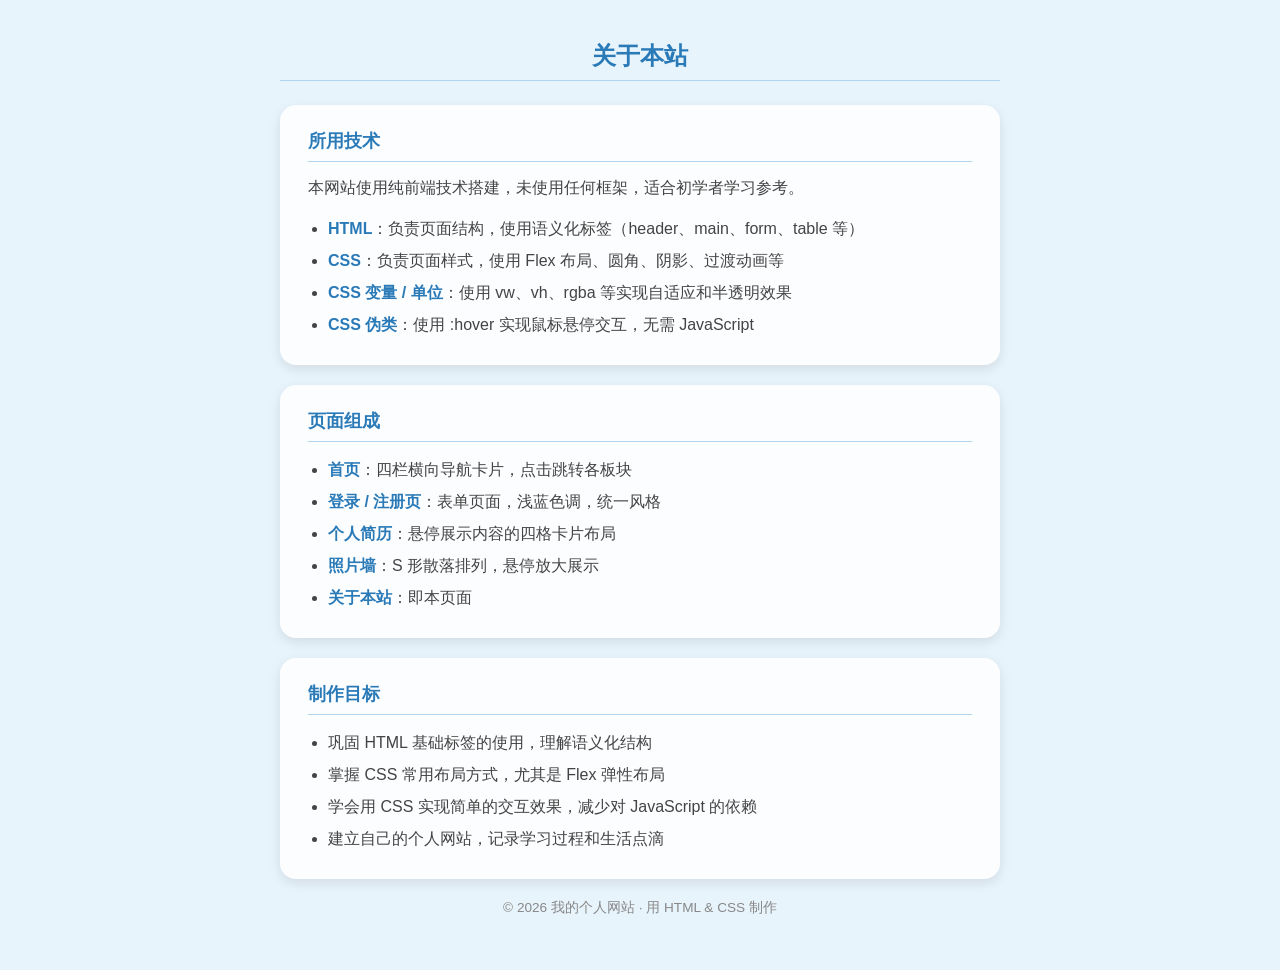
<file: website/about.html>
<!DOCTYPE html>
<html lang="zh-CN">
<head>
  <meta charset="UTF-8">
  <title>关于本站</title>
  <link rel="stylesheet" href="../css/about.css">
</head>
<body>
  <div class="about-container">
    <h2 class="about-title">关于本站</h2>
    <hr />
    <!-- 所用技术 -->
    <div class="about-card">
      <h3>所用技术</h3>
      <p>本网站使用纯前端技术搭建，未使用任何框架，适合初学者学习参考。</p>
      <ul>
        <li><strong>HTML</strong>：负责页面结构，使用语义化标签（header、main、form、table 等）</li>
        <li><strong>CSS</strong>：负责页面样式，使用 Flex 布局、圆角、阴影、过渡动画等</li>
        <li><strong>CSS 变量 / 单位</strong>：使用 vw、vh、rgba 等实现自适应和半透明效果</li>
        <li><strong>CSS 伪类</strong>：使用 :hover 实现鼠标悬停交互，无需 JavaScript</li>
      </ul>
    </div>

    <!-- 页面组成 -->
    <div class="about-card">
      <h3>页面组成</h3>
      <ul>
        <li><strong>首页</strong>：四栏横向导航卡片，点击跳转各板块</li>
        <li><strong>登录 / 注册页</strong>：表单页面，浅蓝色调，统一风格</li>
        <li><strong>个人简历</strong>：悬停展示内容的四格卡片布局</li>
        <li><strong>照片墙</strong>：S 形散落排列，悬停放大展示</li>
        <li><strong>关于本站</strong>：即本页面</li>
      </ul>
    </div>

    <!-- 制作目标 -->
    <div class="about-card">
      <h3>制作目标</h3>
      <ul>
        <li>巩固 HTML 基础标签的使用，理解语义化结构</li>
        <li>掌握 CSS 常用布局方式，尤其是 Flex 弹性布局</li>
        <li>学会用 CSS 实现简单的交互效果，减少对 JavaScript 的依赖</li>
        <li>建立自己的个人网站，记录学习过程和生活点滴</li>
      </ul>
    </div>

    <!-- 页脚署名 -->
    <p class="about-footer">&copy; 2026 我的个人网站 · 用 HTML & CSS 制作</p>

  </div>

</body>
</html>
</file>
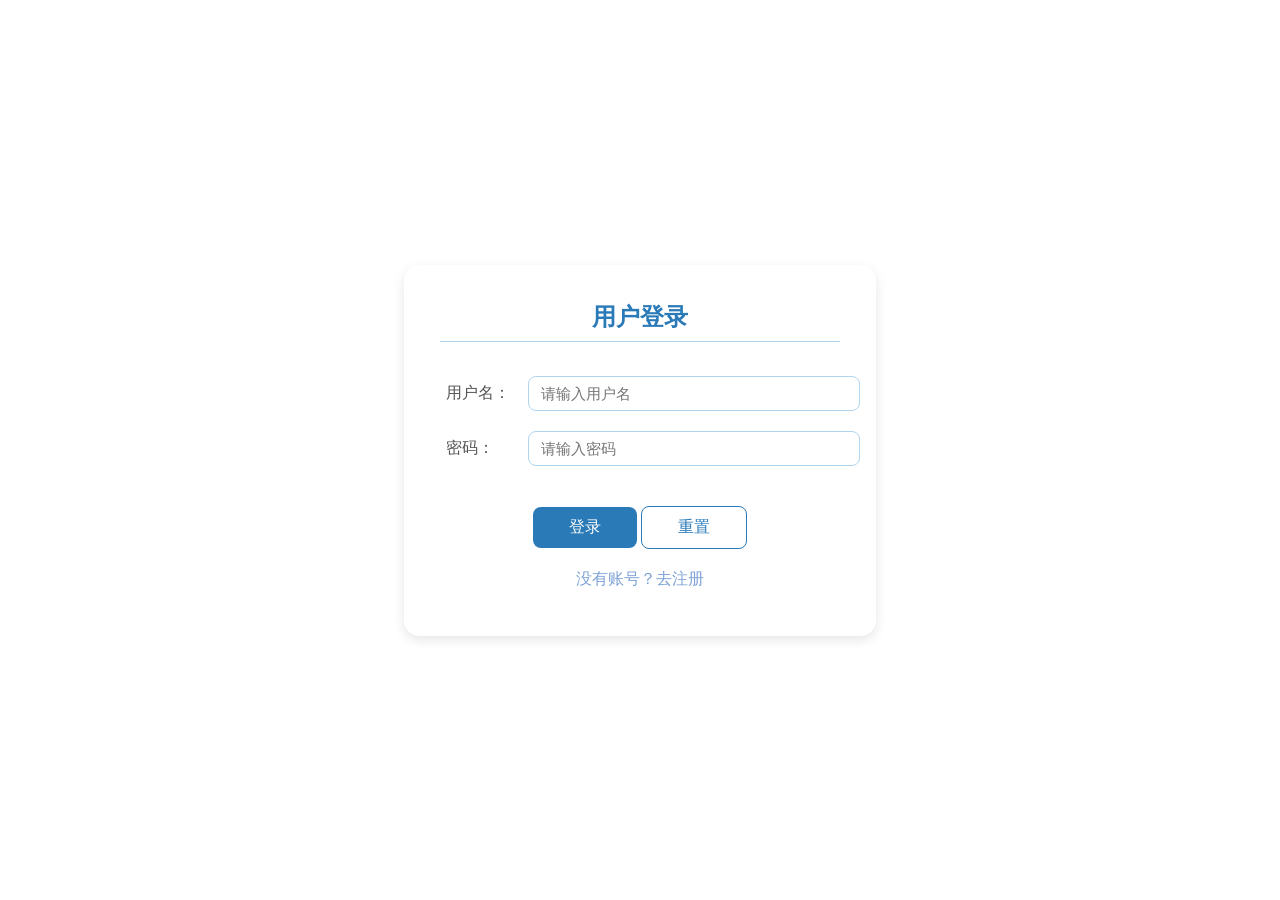
<file: website/login.html>
<!DOCTYPE html>
<html lang="zh-CN">
<head>
    <meta charset="UTF-8">
    <title>登录页面</title>
    <link rel="stylesheet" href="../css/login.css">
</head>
<body>
    <div class="login-container">
        <h3 class="login-title">用户登录</h3>
        <hr>
        
        <form id="loginForm">
            <table>
                <tr>
                    <td>用户名：</td>
                    <td><input type="text" name="username" id="username" placeholder="请输入用户名" required></td>
                </tr>
                <tr>
                    <td>密码：</td>
                    <td><input type="password" name="password" id="password" placeholder="请输入密码" required></td>
                </tr>
                
                <!-- 错误提示 -->
                <tr>
                    <td colspan="2">
                        <div id="errorTip" style="color:red; display:none; text-align:center;"></div>
                    </td>
                </tr>

                <tr>
                    <td class="bt" colspan="2">
                        <button type="submit" class="submit-btn">登录</button>
                        <button type="reset" class="reset-btn">重置</button>
                    </td>
                </tr>
                <tr>
                    <td colspan="2" style="text-align:center">
                        <a href="register.html">没有账号？去注册</a>
                    </td>
                </tr>
            </table>
        </form>
    </div>

<script>
// 监听表单提交
document.getElementById('loginForm').addEventListener('submit', function(e) {
    e.preventDefault(); // 阻止默认提交

    let username = document.getElementById('username').value.trim();
    let password = document.getElementById('password').value.trim();
    let errorTip = document.getElementById('errorTip');

    // 修复：从localStorage读取注册的用户数据（替代原fetch读取txt）
    let users = JSON.parse(localStorage.getItem('users') || '[]');
    // 查找匹配的账号密码
    let found = users.some(user => user.username === username && user.password === password);

    if (found) {
        // 登录成功
        localStorage.setItem('isLogin', 'true');
        alert('登录成功！即将进入个人blog');
        window.location.href = '../website/son/self-blog.html';
    } else {
        // 账号或密码错误
        errorTip.innerText = '用户名或密码错误，请重试！';
        errorTip.style.display = 'block';
    }
});
</script>
</body>
</html>
</file>
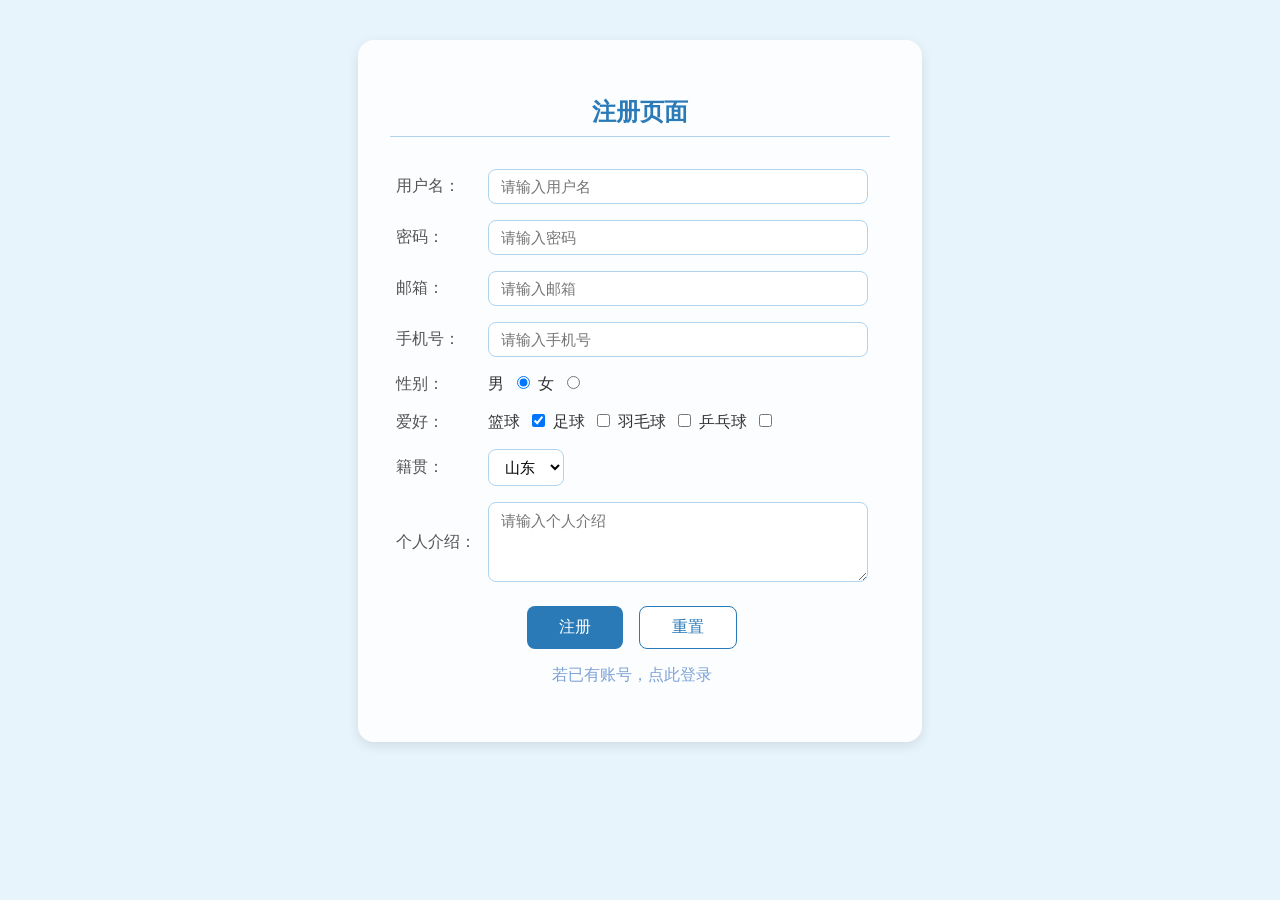
<file: website/register.html>
<html>
	<head>
		<title>注册页面</title>
		<meta charset="UTF-8"/>
		<link rel="stylesheet" href="../css/register.css">
		<style>
			/* 错误提示样式 */
			.error-message {
				color: red;
				font-size: 12px;
				display: none;
				margin-top: 4px;
			}
		</style>
	</head>

	<body>
		<div class="register-container">
		<h3 class="register-title">注册页面</h3>
		<hr />
		<form id="registerForm">
			<table>
				<tr>
					<td>用户名：</td>
					<td><input type="text" name="username" placeholder="请输入用户名" required></td>
					<td><div class="error-message" id="usernameError"></div></td>
				</tr>
				<tr>
					<td>密码：</td>
					<td><input type="password" name="password" placeholder="请输入密码" required></td>
					<td><div class="error-message" id="passwordError"></div></td>
				</tr>
				<tr>
					<td>邮箱：</td>
					<td><input type="email" name="email" placeholder="请输入邮箱" required></td>
					<td><div class="error-message" id="emailError"></div></td>
				</tr>
				<tr>
					<td>手机号：</td>
					<td><input type="tel" name="phone" placeholder="请输入手机号" required></td>
					<td><div class="error-message" id="phoneError"></div></td>
				</tr>
				<tr>
					<td>性别：</td>
					<td>
						<label for="male" class="radio-label">男</label>
						<input type="radio" name="gender" id="male" value="1" checked>
						<label for="female" class="radio-label">女</label>
						<input type="radio" name="gender" id="female" value="0">
					</td>
				</tr>
				<tr>
					<td>爱好：</td>
					<td>
						<label for="basketball" class="checkbox-label">篮球</label>
						<input type="checkbox" name="hobby" id="basketball" value="1" checked>
						<label for="football" class="checkbox-label">足球</label>
						<input type="checkbox" name="hobby" id="football" value="2">
						<label for="badminton" class="checkbox-label">羽毛球</label>
						<input type="checkbox" name="hobby" id="badminton" value="3">
						<label for="PingPong" class="checkbox-label">乒乓球</label>
						<input type="checkbox" name="hobby" id="PingPong" value="4">
					</td>
				</tr>
				<tr>
					<td>籍贯：</td>
					<td><select name="native-place">
						<option value="shandong" selected>山东</option>
						<option value="hunan">湖南</option>
						<option value="fujian">福建</option>
						<option value="sichuan">四川</option>
						</select>
					</td>
				</tr>
				<tr>
					<td>个人介绍：</td>
					<td><textarea name="intro" placeholder="请输入个人介绍" ></textarea></td>
				</tr>
				<tr>
          			<td colspan="2">
            		<div class="btn-group">
						<button type="submit" class="submit-btn">注册</button>
						<button type="reset" class="reset-btn">重置</button>
					</div>
          			</td>
       		 	</tr>
				
				<tr>
					<td colspan="2" class="register-link">
						<a href="../website/login.html">若已有账号，点此登录</a>
					</td>
				</tr>
			</table>
		</form>
		</div>

		<script>
			document.getElementById('registerForm').addEventListener('submit', function(e) {
				e.preventDefault(); // 阻止表单默认提交
				
				// 1. 获取所有表单数据
				let username = document.querySelector('input[name="username"]').value.trim();
				let password = document.querySelector('input[name="password"]').value.trim();
				let email = document.querySelector('input[name="email"]').value.trim();
				let phone = document.querySelector('input[name="phone"]').value.trim();
				
				// 2. 获取错误提示元素
				let usernameError = document.getElementById('usernameError');
				let passwordError = document.getElementById('passwordError');
				let emailError = document.getElementById('emailError');
				let phoneError = document.getElementById('phoneError');
				
				// 3. 初始化校验状态
				let isValid = true;
				// 清空所有错误提示
				usernameError.style.display = 'none';
				passwordError.style.display = 'none';
				emailError.style.display = 'none';
				phoneError.style.display = 'none';
				
				// 4. 详细校验规则
				// 用户名校验
				if (username.length < 3) {
					usernameError.innerText = '用户名至少3位！';
					usernameError.style.display = 'block';
					isValid = false;
				}
				// 密码校验
				if (password.length < 6) {
					passwordError.innerText = '密码至少6位！';
					passwordError.style.display = 'block';
					isValid = false;
				}
				// 邮箱格式校验
				const emailReg = /^[a-zA-Z0-9._-]+@[a-zA-Z0-9.-]+\.[a-zA-Z]{2,6}$/;
				if (!emailReg.test(email)) {
					emailError.innerText = '邮箱格式错误！';
					emailError.style.display = 'block';
					isValid = false;
				}
				// 手机号格式校验
				const phoneReg = /^1[3-9]\d{9}$/;
				if (!phoneReg.test(phone)) {
					phoneError.innerText = '手机号格式错误！';
					phoneError.style.display = 'block';
					isValid = false;
				}
				
				// 校验不通过则终止
				if (!isValid) return;

				// 5. 检查用户名是否已存在（统一用localStorage，和登录逻辑对齐）
				let users = JSON.parse(localStorage.getItem('users') || '[]');
				let isExist = users.some(user => user.username === username);
				
				if (isExist) {
					usernameError.innerText = '用户名已存在！';
					usernameError.style.display = 'block';
					return;
				}
				
				// 6. 收集额外字段（可选，按需扩展）
				let gender = document.querySelector('input[name="gender"]:checked').value;
				let hobbies = Array.from(document.querySelectorAll('input[name="hobby"]:checked')).map(item => item.value);
				let nativePlace = document.querySelector('select[name="native-place"]').value;
				let intro = document.querySelector('textarea[name="intro"]').value.trim();
				
				// 7. 存储用户数据（和登录逻辑统一用localStorage）
				users.push({ 
					username, 
					password, 
					email, 
					phone,
					gender,
					hobbies,
					nativePlace,
					intro
				});
				localStorage.setItem('users', JSON.stringify(users));
				
				// 8. 注册成功提示并跳转
				alert('注册成功！即将跳转到登录页');
				// 确认跳转路径：根据项目目录结构，login.html在website目录下
				window.location.href = '../website/login.html';
			});
		</script>
	</body>
</html>
</file>
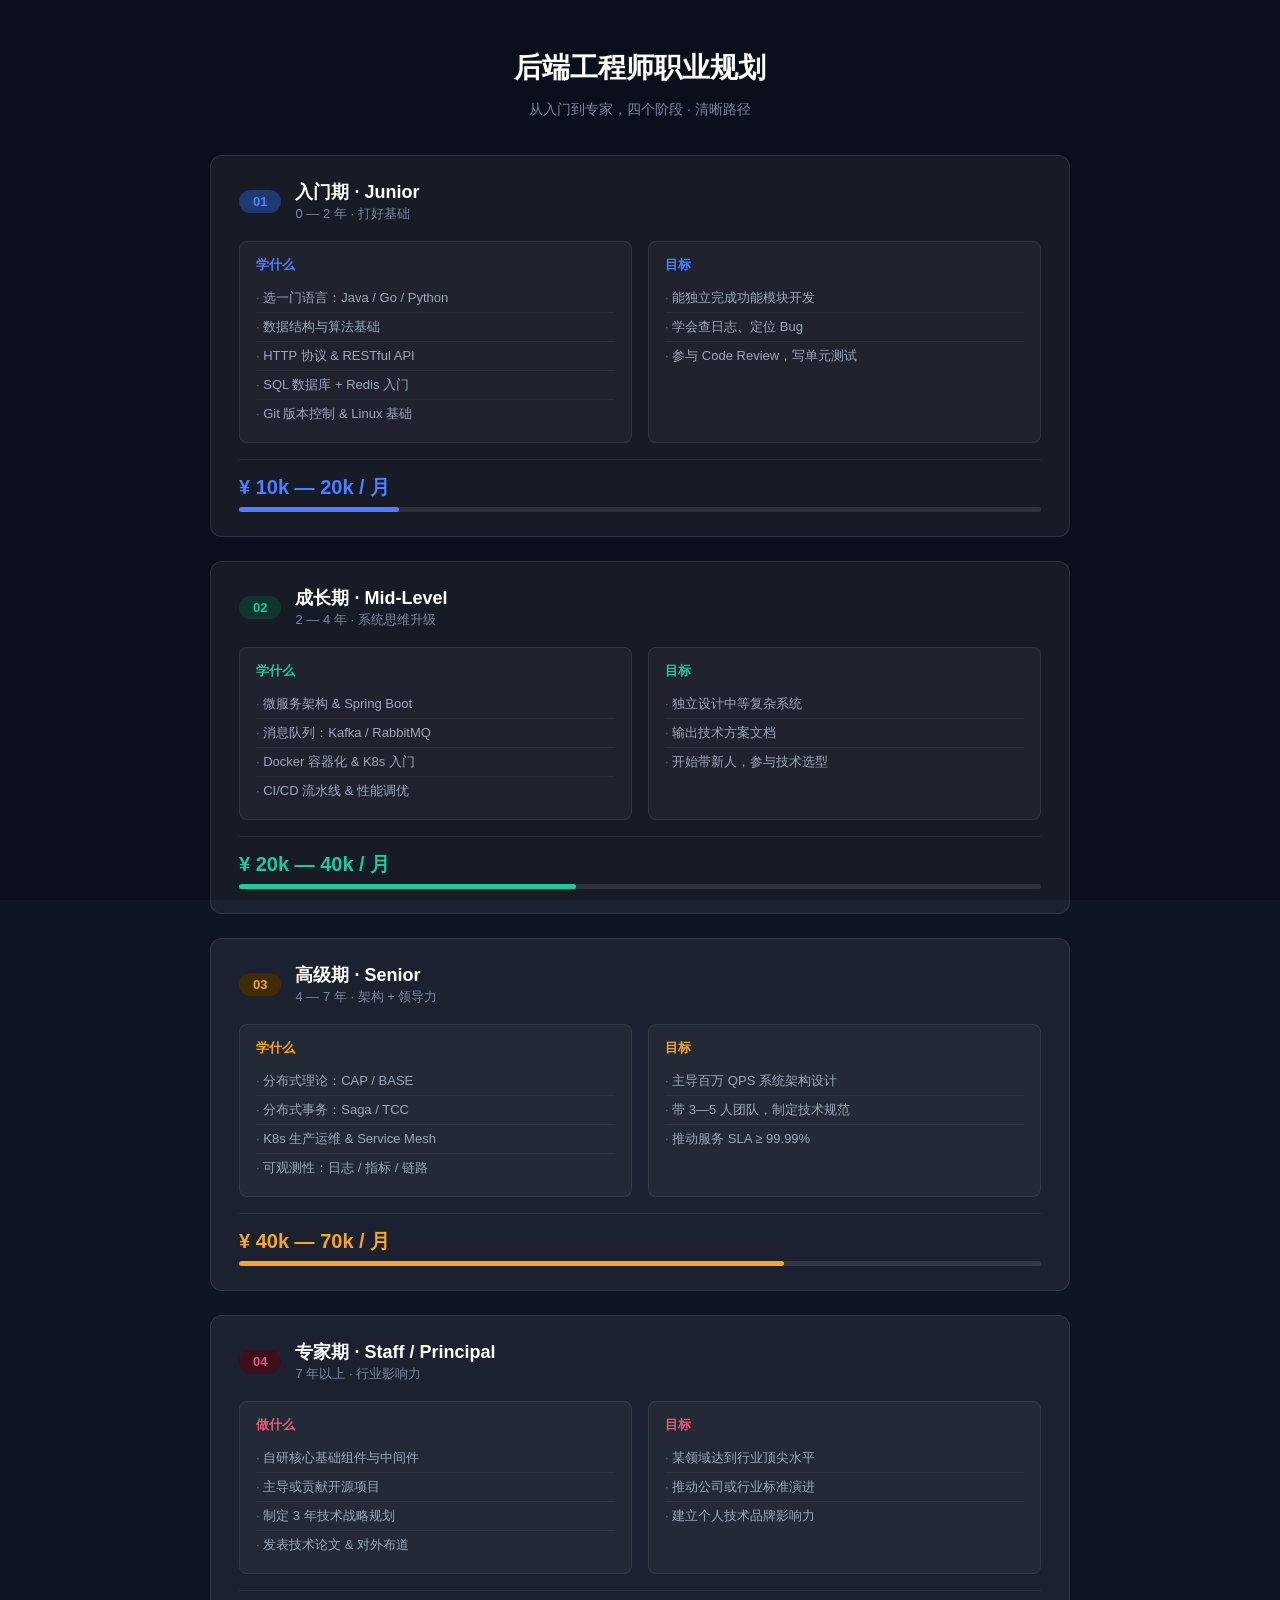
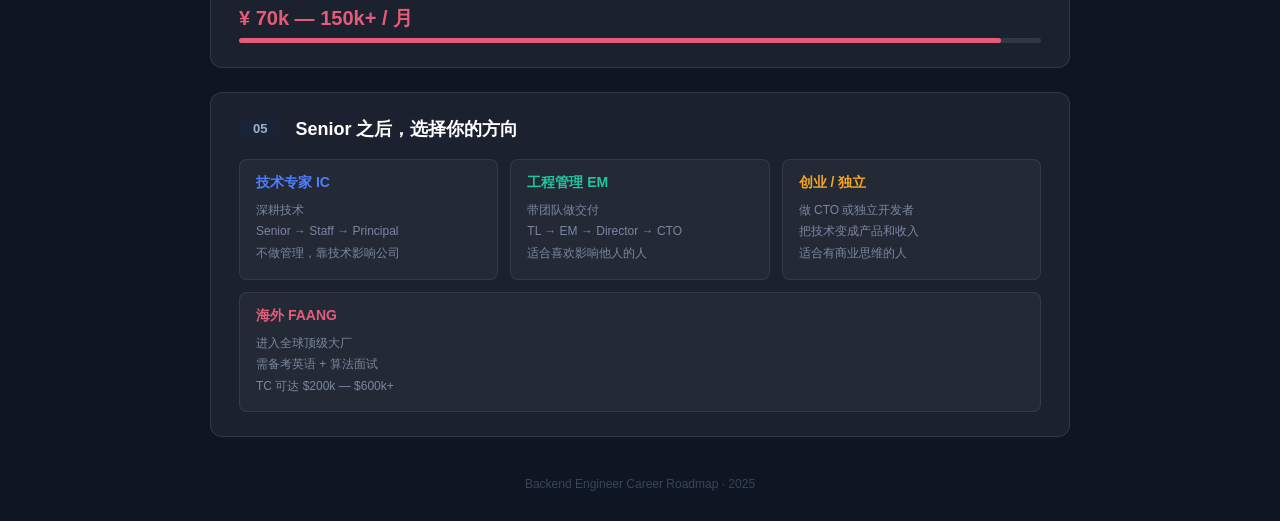
<file: website/son/dream.html>
<!DOCTYPE html>
<html lang="zh-CN">
<head>
  <meta charset="UTF-8" />
  <title>后端工程师职业规划</title>
  <link rel="stylesheet" href="../../css/son/dream.css" />
</head>
<body>
<div class="wrap">

  <h1>后端工程师职业规划</h1>
  <p class="subtitle">从入门到专家，四个阶段 · 清晰路径</p>

  <!-- 阶段一：入门期 -->
  <div class="stage">

    <div class="stage-title">
      <div class="badge" style="background:#1e3a6e; color:#4f7fff">01</div>
      <div>
        <h2>入门期 · Junior</h2>
        <span>0 — 2 年 · 打好基础</span>
      </div>
    </div>

    <div class="row">

      <div class="box">
        <h3 style="color:#4f7fff">学什么</h3>
        <ul>
          <li>选一门语言：Java / Go / Python</li>
          <li>数据结构与算法基础</li>
          <li>HTTP 协议 & RESTful API</li>
          <li>SQL 数据库 + Redis 入门</li>
          <li>Git 版本控制 & Linux 基础</li>
        </ul>
      </div>

      <div class="box">
        <h3 style="color:#4f7fff">目标</h3>
        <ul>
          <li>能独立完成功能模块开发</li>
          <li>学会查日志、定位 Bug</li>
          <li>参与 Code Review，写单元测试</li>
        </ul>
      </div>

    </div>

    <div class="salary">
      <div class="salary-num" style="color:#4f7fff">¥ 10k — 20k / 月</div>
      <div class="bar-bg">
        <div class="bar-fill" style="width:20%; background:#4f7fff"></div>
      </div>
    </div>
    
  </div>

  <!-- 阶段二：成长期 -->
  <div class="stage">
    <div class="stage-title">
      <div class="badge" style="background:#0e3530; color:#1ec8a0">02</div>
      <div>
        <h2>成长期 · Mid-Level</h2>
        <span>2 — 4 年 · 系统思维升级</span>
      </div>
    </div>
    <div class="row">
      <div class="box">
        <h3 style="color:#1ec8a0">学什么</h3>
        <ul>
          <li>微服务架构 & Spring Boot</li>
          <li>消息队列：Kafka / RabbitMQ</li>
          <li>Docker 容器化 & K8s 入门</li>
          <li>CI/CD 流水线 & 性能调优</li>
        </ul>
      </div>
      <div class="box">
        <h3 style="color:#1ec8a0">目标</h3>
        <ul>
          <li>独立设计中等复杂系统</li>
          <li>输出技术方案文档</li>
          <li>开始带新人，参与技术选型</li>
        </ul>
      </div>
    </div>
    <div class="salary">
      <div class="salary-num" style="color:#1ec8a0">¥ 20k — 40k / 月</div>
      <div class="bar-bg">
        <div class="bar-fill" style="width:42%; background:#1ec8a0"></div>
      </div>
    </div>
  </div>

  <!-- 阶段三：高级期 -->
  <div class="stage">
    <div class="stage-title">
      <div class="badge" style="background:#3d2d00; color:#f5a623">03</div>
      <div>
        <h2>高级期 · Senior</h2>
        <span>4 — 7 年 · 架构 + 领导力</span>
      </div>
    </div>
    <div class="row">
      <div class="box">
        <h3 style="color:#f5a623">学什么</h3>
        <ul>
          <li>分布式理论：CAP / BASE</li>
          <li>分布式事务：Saga / TCC</li>
          <li>K8s 生产运维 & Service Mesh</li>
          <li>可观测性：日志 / 指标 / 链路</li>
        </ul>
      </div>
      <div class="box">
        <h3 style="color:#f5a623">目标</h3>
        <ul>
          <li>主导百万 QPS 系统架构设计</li>
          <li>带 3—5 人团队，制定技术规范</li>
          <li>推动服务 SLA ≥ 99.99%</li>
        </ul>
      </div>
    </div>
    <div class="salary">
      <div class="salary-num" style="color:#f5a623">¥ 40k — 70k / 月</div>
      <div class="bar-bg">
        <div class="bar-fill" style="width:68%; background:#f5a623"></div>
      </div>
    </div>
  </div>

  <!-- 阶段四：专家期 -->
  <div class="stage">
    <div class="stage-title">
      <div class="badge" style="background:#3d0f1c; color:#e55c7a">04</div>
      <div>
        <h2>专家期 · Staff / Principal</h2>
        <span>7 年以上 · 行业影响力</span>
      </div>
    </div>
    <div class="row">
      <div class="box">
        <h3 style="color:#e55c7a">做什么</h3>
        <ul>
          <li>自研核心基础组件与中间件</li>
          <li>主导或贡献开源项目</li>
          <li>制定 3 年技术战略规划</li>
          <li>发表技术论文 & 对外布道</li>
        </ul>
      </div>
      <div class="box">
        <h3 style="color:#e55c7a">目标</h3>
        <ul>
          <li>某领域达到行业顶尖水平</li>
          <li>推动公司或行业标准演进</li>
          <li>建立个人技术品牌影响力</li>
        </ul>
      </div>
    </div>
    <div class="salary">
      <div class="salary-num" style="color:#e55c7a">¥ 70k — 150k+ / 月</div>
      <div class="bar-bg">
        <div class="bar-fill" style="width:95%; background:#e55c7a"></div>
      </div>
    </div>
  </div>

  <!-- 职业路径 -->
  <div class="stage">
    <div class="stage-title">
      <div class="badge" style="background:#1a2236; color:#a0b0cc">05</div>
      <div>
        <h2>Senior 之后，选择你的方向</h2>
      </div>
    </div>
    <div class="paths">
      <div class="path-card">
        <h3 style="color:#4f7fff">技术专家 IC</h3>
        <p>深耕技术<br>Senior → Staff → Principal<br>不做管理，靠技术影响公司</p>
      </div>
      <div class="path-card">
        <h3 style="color:#1ec8a0">工程管理 EM</h3>
        <p>带团队做交付<br>TL → EM → Director → CTO<br>适合喜欢影响他人的人</p>
      </div>
      <div class="path-card">
        <h3 style="color:#f5a623">创业 / 独立</h3>
        <p>做 CTO 或独立开发者<br>把技术变成产品和收入<br>适合有商业思维的人</p>
      </div>
      <div class="path-card">
        <h3 style="color:#e55c7a">海外 FAANG</h3>
        <p>进入全球顶级大厂<br>需备考英语 + 算法面试<br>TC 可达 $200k — $600k+</p>
      </div>
    </div>
  </div>

  <footer>Backend Engineer Career Roadmap · 2025</footer>

</div>
</body>
</html>
</file>
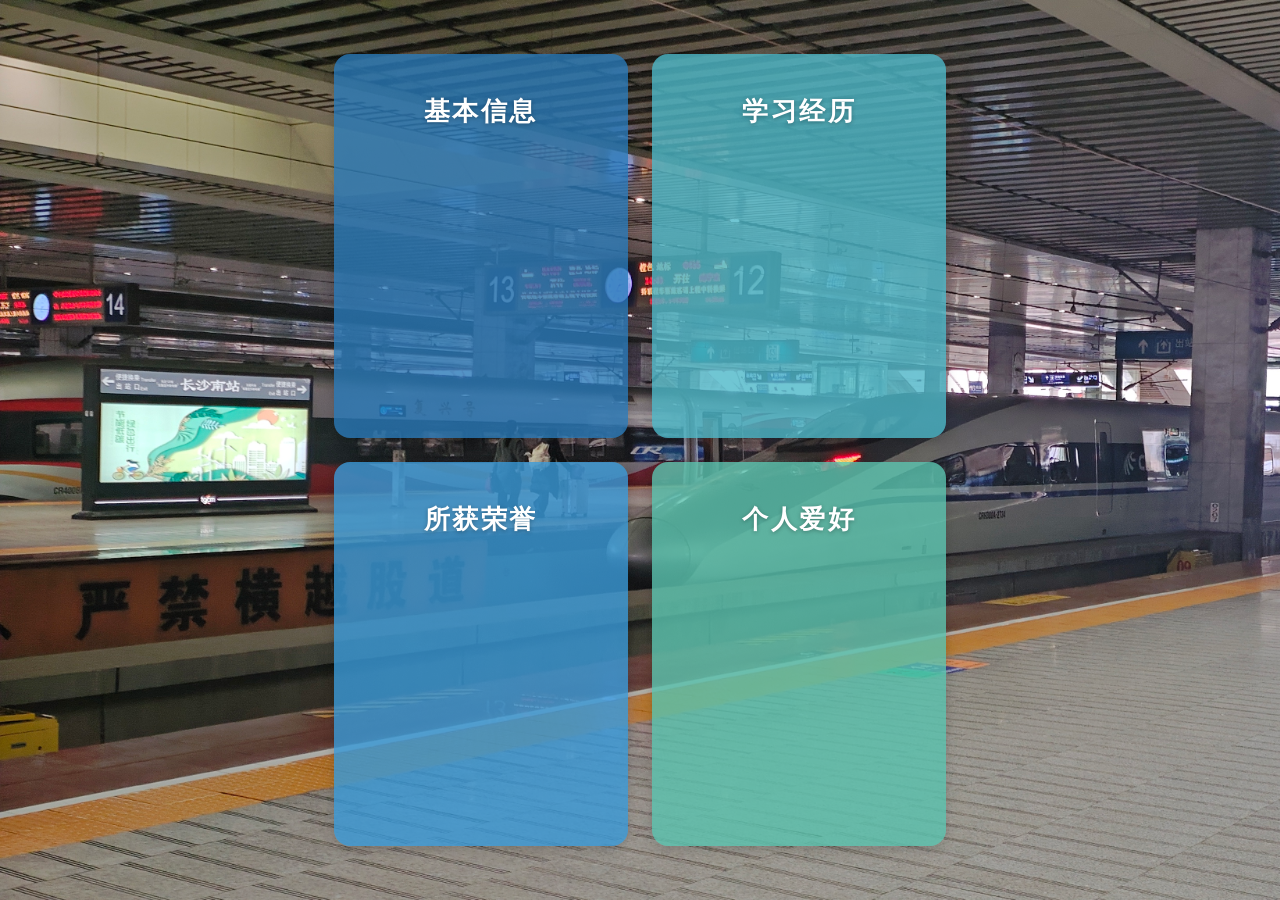
<file: website/son/resume.html>
<!DOCTYPE html>
<html lang="zh-CN">
<head>
  <meta charset="UTF-8">
  <title>个人简历</title>
  <link rel="stylesheet" href="../../css/son/resume.css">
</head>
<body>
  <main>

    <div class="section-resume">
      <h2>基本信息</h2>
      <!-- 鼠标放上去后显示的内容 -->
      <div class="card-content">
        <p>姓名：曹龙昊</p>
        <p>年龄：20岁</p>
        <p>性别：男</p>
        <p>家庭地址：山东省菏泽市</p>
        <p>邮箱：3475291145@qq.com</p>
        <p>手机：15806762315</p>
        <img id="person-wechat"src="../../images/个人微信.png" alt="个人微信">
      </div>
    </div>

    <div class="section-life">
      <h2>学习经历</h2>
      <div class="card-content">
        <p>2024-2028</p>
        <p>学校：中南林业科技大学</p>
        <p>专业：计算机科学与技术</p>
        <p>本科在读</p>
        <p>熟悉java基本语法<br>完成扫雷小游戏项目</p>
        <p>熟悉SQL server数据库<br>完成菜鸟驿站快递收发管理系统</p>
      </div>
    </div>

    <div class="section-dream">
      <h2>所获荣誉</h2>
      <div class="card-content">
        <p>校级：获得校级丙级优秀学生</p>
        <p>课程：c++/java/数据库等专业课课程成绩90分以上</p>
      </div>
    </div>

    <div class="section-self-blog">
      <h2>个人爱好</h2>
      <div class="card-content">
        <p>🏀 篮球</p>
        <p>📷 摄影</p>
        <p>🎵 音乐</p>
        <p>💻 编程</p>
      </div>
    </div>

  </main>
</body>
</html>
</file>
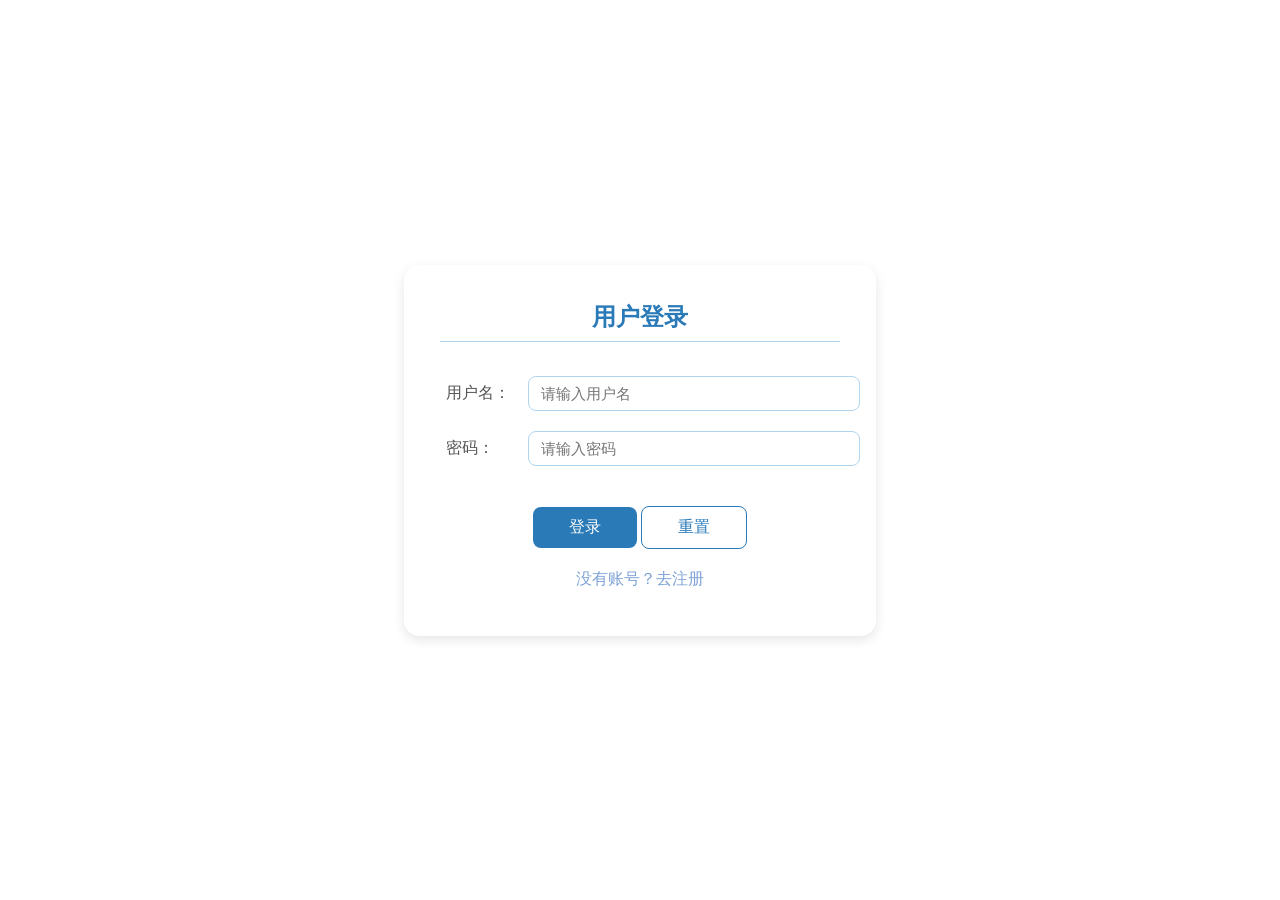
<file: website/son/self-blog.html>
<!DOCTYPE html>
<html lang="zh-CN">
<head>
  <meta charset="UTF-8">
  <title>个人博客</title>
  <link rel="stylesheet" href="../../css/son/self-blog.css">
  <style>
    /* 退出按钮样式 */
    .logout-btn {
      position: fixed;
      top: 20px;
      right: 20px;
      padding: 8px 16px;
      background-color: #ff4444;
      color: white;
      border: none;
      border-radius: 4px;
      cursor: pointer;
      font-size: 14px;
      transition: background-color 0.2s;
    }
    .logout-btn:hover {
      background-color: #cc0000;
    }
  </style>
</head>
<body>
  <div id="pay">
  <span class="pay-text">打赏收款码</span>
  <img class="pay-img" src="../../images/收款码.png" alt="收款码">
</div>
  <!-- 新增退出登录按钮 -->
  <button class="logout-btn" id="logoutBtn">退出登录</button>

  <div class="blog-container">
    <div class="blog-header">
      <h2 class="blog-title">个人博客</h2>
      <p class="blog-subtitle">记录我设计这个网站的过程与思考</p>
    </div>
    <!-- 博客文章1 -->
    <div class="blog-card">
      <div class="blog-meta">
        <span class="blog-date">2026-3-12</span>
        <span class="blog-tag">起步</span>
      </div>
      <h3>为什么要做这个网站？</h3>
      <p>
        刚开始学习 HTML 和 CSS 的时候，老师布置了一个作业：做一个个人网站。
        一开始觉得挺难的，不知道从哪里下手。后来决定先把结构想清楚，
        再一页一页地写，慢慢就做出来了。
      </p>
      <p>
        这个网站包含了首页、登录、注册、简历、照片墙、博客和关于页面，
        涵盖了大部分 HTML 基础标签的使用场景，算是一次比较完整的练习。
      </p>
    </div>

    <!-- 博客文章2 -->
    <div class="blog-card">
      <div class="blog-meta">
        <span class="blog-date">2026-3-13</span>
        <span class="blog-tag">布局</span>
      </div>
      <h3>Flex 布局让我少走了很多弯路</h3>
      <p>
        在做首页四栏卡片的时候，我一开始用 <strong>float</strong> 来排列，
        结果出现了各种奇怪的问题，元素塌陷、对不齐……
        后来改用 <strong>Flex 弹性布局</strong>，只需要三行代码就解决了：
      </p>
      <div class="code-block">
        <p>display: flex;</p>
        <p>gap: 20px;</p>
        <p>flex: 1;</p>
      </div>
      <p>
        Flex 是目前最主流的 CSS 布局方式之一，几乎所有现代网站都在用。
        另一个主流方案是 <strong>Grid 网格布局</strong>，适合更复杂的二维排列，
        是我下一步想学习的内容。
      </p>
    </div>

    <!-- 博客文章3 -->
    <div class="blog-card">
      <div class="blog-meta">
        <span class="blog-date">2026-3-15</span>
        <span class="blog-tag">交互</span>
      </div>
      <h3>用 CSS 就能做交互，不一定需要 JavaScript</h3>
      <p>
        做简历页的时候，我想实现"鼠标放上去才显示内容"的效果。
        本以为需要写 JavaScript，后来发现只用 CSS 的 <strong>:hover 伪类</strong>
        配合 <strong>opacity</strong> 就能实现，而且还带了淡入动画：
      </p>
      <div class="code-block">
        <p>.card-content &#123; opacity: 0; transition: opacity 0.3s; &#125;</p>
        <p>div:hover .card-content &#123; opacity: 1; &#125;</p>
      </div>
      <p>
        这让我意识到，CSS 其实比想象中强大很多。
        现代 CSS 还支持自定义变量、动画关键帧（@keyframes）、媒体查询等高级特性，
        有很大的探索空间。
      </p>
    </div>

    <!-- 博客文章4 -->
    <div class="blog-card">
      <div class="blog-meta">
        <span class="blog-date">2026-3-18</span>
        <span class="blog-tag">技术展望</span>
      </div>
      <h3>接下来想学的技术</h3>
      <p>做完这个网站，我列了一个接下来想学习的技术清单：</p>
      <ul>
        <li><strong>JavaScript</strong>：让页面真正"动"起来，实现更复杂的交互逻辑</li>
        <li><strong>Vue / React</strong>：目前最主流的前端框架，适合开发大型单页应用</li>
        <li><strong>Node.js</strong>：用 JavaScript 写后端，实现登录注册的真实数据存储</li>
        <li><strong>MySQL</strong>：数据库基础，配合后端存储用户信息</li>
        <li><strong>Git</strong>：版本控制工具，管理代码历史，方便团队协作</li>
        <li><strong>响应式设计</strong>：让网站在手机和平板上也好看，深入学习媒体查询</li>
      </ul>
    </div>

    <!-- 博客文章5 -->
    <div class="blog-card">
      <div class="blog-meta">
        <span class="blog-date">2026-3-20</span>
        <span class="blog-tag">总结</span>
      </div>
      <h3>一周学 CSS 的感受</h3>
      <p>
        学了一周 CSS，最大的感受是：<strong>动手做比反复看教程有用得多。</strong>
        很多属性光看文字描述根本记不住，但是自己改一改数值、看看效果，
        马上就明白是怎么回事了。
      </p>
      <p>
        推荐几个学习过程中用到的工具和网站：
      </p>
      <ul>
        <li><strong>MDN Web Docs</strong>：最权威的 HTML / CSS 参考文档</li>
        <li><strong>VS Code</strong>：写代码用的编辑器，配合 Live Server 插件实时预览</li>
        <li><strong>浏览器开发者工具（F12）</strong>：调试 CSS 必备，可以直接在浏览器里改样式</li>
        <li><strong>Can I Use</strong>：查某个 CSS 属性的浏览器兼容性</li>
      </ul>
    </div>

    <p class="blog-footer">&copy;2026 我的个人博客 · 持续更新中…</p>
  </div>

  <script>
    // 1. 页面加载时校验登录状态（防止直接访问）
    document.addEventListener('DOMContentLoaded', function() {
      let isLogin = localStorage.getItem('isLogin');
      if (!isLogin) {
        alert('请先登录后再访问个人博客！');
        window.location.href = '../../website/login.html'; // 跳转到登录页
      }
    });

    // 2. 退出登录功能
    document.getElementById('logoutBtn').addEventListener('click', function() {
      // 清除登录状态
      localStorage.removeItem('isLogin');
      alert('已成功退出登录！即将返回首页');
      // 跳转到首页
      window.location.href = '../../website/home.html';
    });
  </script>
</body>
</html>
</file>
<file: css/about.css>
/* ===== 页面整体 ===== */
body {
  background-color: #e8f4fc;
  margin: 0;
  padding: 40px;
  font-family: "微软雅黑", sans-serif;
  min-height: 100vh;
  box-sizing: border-box;

  /* 背景图片（替换成你的图片路径） */
  background-image: url('https://wallpaperaccess.com/full/11100005.png');
  background-size: cover; 
  background-attachment: fixed;
}

/* ===== 内容卡片的整体容器 ===== */
.about-container {
  max-width: 720px;
  margin: 0 auto;           /* 水平居中 */
}

/* ===== 标题 ===== */
.about-title {
  text-align: center;
  color: #2a7ab8;
  font-size: 1.5rem;
  margin: 0 0 8px 0;
}

hr {
  border: none;
  border-top: 1px solid #b0d4ee;
  margin-bottom: 24px;
}

/* ===== 每个内容卡片 ===== */
.about-card {
  background-color: rgba(255, 255, 255, 0.85);  /* 半透明白色，加背景图后透出图片 */
  border-radius: 16px;
  padding: 24px 28px;
  margin-bottom: 20px;
  box-shadow: 0 4px 12px rgba(0, 0, 0, 0.1);
  transition: transform 0.3s, box-shadow 0.3s;
}

/* 悬停上移，和其他页面保持一致 */
.about-card:hover {
  transform: translateY(-4px);
  box-shadow: 0 8px 20px rgba(0, 0, 0, 0.15);
}

/* ===== 卡片内标题 ===== */
.about-card h3 {
  color: #2a7ab8;
  font-size: 1.1rem;
  margin: 0 0 12px 0;
  padding-bottom: 8px;
  border-bottom: 1px solid #b0d4ee;   /* 标题下方一条蓝色细线 */
}

/* ===== 正文段落 ===== */
.about-card p {
  color: #444;
  line-height: 1.8;
  margin: 0 0 10px 0;
}

/* ===== 列表 ===== */
.about-card ul {
  padding-left: 20px;
  margin: 0;
}

.about-card li {
  color: #444;
  line-height: 2;         /* 行间距宽松，易于阅读 */
}

.about-card li strong {
  color: #2a7ab8;         /* 关键词用蓝色高亮 */
}

/* ===== 底部署名 ===== */
.about-footer {
  text-align: center;
  color: #888;
  font-size: 0.85rem;
  margin-top: 10px;
}
</file>
<file: css/login.css>
/* ===== 页面整体 ===== */
body {
  background-color: rgba(255, 255, 255, 0.5); /* 白色半透明，能透出背景图 */
  margin: 0;
  padding: 40px;
  font-family: "微软雅黑", sans-serif;

  /* 让登录卡片垂直居中 */
  min-height: 100vh;
  display: flex;
  align-items: center;
  justify-content: center;
  box-sizing: border-box;

  background-image: url('https://images.unsplash.com/photo-1497436072909-60f360e1d4b1?w=1920&q=80');
  background-size: cover;       /* 图片铺满整个屏幕 */
  background-attachment: fixed; /* 滚动页面时背景不动，有视差感 */
}


/* ===== 登录卡片 ===== */
.login-container {
  background-color: rgba(255, 255, 255, 0.85); /* 白色半透明，能透出背景图 */
  width: 400px;
  padding: 36px;
  border-radius: 16px;           /* 圆角，和注册页一致 */
  box-shadow: 0 4px 12px rgba(0, 0, 0, 0.1);
 
}

/* ===== 标题 ===== */
.login-title {
  text-align: center;
  color: #2a7ab8;
  font-size: 1.5rem;
  margin: 0 0 8px 0;
}

hr {
  border: none;
  border-top: 1px solid #b0d4ee;
  margin-bottom: 24px;
}

/* ===== 表格 ===== */
table {
  width: 100%;
  border-collapse: collapse;
}

td {
  padding: 10px 6px;
  vertical-align: middle;
  color: #555;
}

/* 左侧文字列固定宽度 */
td:first-child {
  width: 70px;
  white-space: nowrap;
}

/* ===== 输入框 ===== */
input[type="text"],
input[type="password"] {
  width: 100%;
  padding: 8px 12px;
  border: 1px solid #b0d4ee;
  border-radius: 8px;
  font-size: 0.95rem;
  outline: none;
  transition: border-color 0.3s;
}

/* 点击输入框时边框变蓝 */
input[type="text"]:focus,
input[type="password"]:focus {
  border-color: #2a7ab8;
}

/* ===== 按钮组 ===== */
.btn-group {
  display: flex;
  justify-content: center;
  gap: 16px;
  margin-top: 8px;
}

/* 登录按钮 */
.submit-btn {
  padding: 10px 36px;
  background-color: #2a7ab8;
  color: white;
  border: none;
  border-radius: 8px;
  font-size: 1rem;
  cursor: pointer;
  transition: transform 0.2s, background-color 0.2s;
}

.submit-btn:hover {
  background-color: #1a5f96;
  transform: translateY(-2px);
}

/* 重置按钮 */
.reset-btn {
  padding: 10px 36px;
  background-color: white;
  color: #2a7ab8;
  border: 1px solid #2a7ab8;
  border-radius: 8px;
  font-size: 1rem;
  cursor: pointer;
  transition: transform 0.2s, background-color 0.2s;
}

.reset-btn:hover {
  background-color: #e8f4fc;
  transform: translateY(-2px);
}
a {
  text-decoration: none;
  color: rgb(126, 162, 215);
}
.bt,.register-link {
	text-align: center;
}
</file>
<file: css/register.css>
/* ===== 页面整体 ===== */
body {
  background-color: #e8f4fc;   /* 浅蓝色背景 */
  margin: 0;
  padding: 40px;
  font-family: "微软雅黑", sans-serif;
  
  background-image: url('https://images.unsplash.com/photo-1497436072909-60f360e1d4b1?w=1920&q=80');
  background-size: cover;       /* 图片铺满整个屏幕 */
  background-attachment: fixed; /* 滚动页面时背景不动，有视差感 */
}

/* ===== 标题 ===== */
.register-title {
  text-align: center;
  color: #2a7ab8;
  font-size: 1.5rem;
  margin-bottom: 8px;
}

hr {
  border: none;
  border-top: 1px solid #b0d4ee;
  margin-bottom: 24px;
}

/* ===== 表单卡片 ===== */
.register-container {
  background-color:rgb(255,255,255,0.85);
  max-width: 500px;
  margin: 0 auto;          /* 水平居中 */
  padding: 32px;
  border-radius: 16px;     /* 圆角，和 home 风格一致 */
  box-shadow: 0 4px 12px rgba(0, 0, 0, 0.1);

}

/* ===== 表格布局 ===== */
table {
  width: 100%;
  border-collapse: collapse;   /* 去掉单元格间距 */
}

tr {
  margin-bottom: 12px;
}

td {
  padding: 8px 6px;
  vertical-align: middle;     /* 单元格内容垂直居中 */
  color: #333;
}

/* 左侧标签列固定宽度 */
td:first-child {/*选中作为其父元素（通常是 <tr> 行）中第一个子元素的 <td> 单元格。这意味着在每一行中，只有该行的第一个数据单元格会被应用下面的样式。 */
  width: 80px;
  color: #555;
  white-space: nowrap;        /* 不换行 */
}

/* ===== 输入框 ===== */
input[type="text"],
input[type="password"],
input[type="email"],
input[type="tel"] {
  width: 100%;
  padding: 8px 12px;
  border: 1px solid #b0d4ee;
  border-radius: 8px;
  font-size: 0.95rem;
  outline: none;              /* 去掉默认蓝框 */
  transition: border-color 0.3s;
}

/* 输入框获得焦点时边框变蓝 */
input[type="text"]:focus,
input[type="password"]:focus,
input[type="email"]:focus,
input[type="tel"]:focus {
  border-color: #2a7ab8;
}

/* ===== 下拉框 ===== */
select {
  padding: 8px 12px;
  border: 1px solid #b0d4ee;
  border-radius: 8px;
  font-size: 0.95rem;
  outline: none;
  background-color: white;
  
}

/* ===== 多行文本框 ===== */
textarea {
  width: 100%;
  height: 80px;
  padding: 8px 12px;
  border: 1px solid #b0d4ee;
  border-radius: 8px;
  font-size: 0.95rem;
  outline: none;
  resize: vertical;           /* 只允许上下拖动调整大小 */
  transition: border-color 0.3s;
}

textarea:focus {
  border-color: #2a7ab8;
}

/* ===== 单选/复选框的文字标签 ===== */
.radio-label,
.checkbox-label {
  margin-right: 4px;
  cursor: pointer;
}

/* ===== 按钮组 ===== */
.btn-group {
  display: flex;
  justify-content: center;    /* 两个按钮居中 */
  gap: 16px;
  margin-top: 8px;
}

/* 注册按钮 */
.submit-btn {
  padding: 10px 32px;
  background-color: #2a7ab8;
  color: white;
  border: none;
  border-radius: 8px;
  font-size: 1rem;
  cursor: pointer;
  transition: transform 0.2s, background-color 0.2s;
}

.submit-btn:hover {
  background-color: #1a5f96;
  transform: translateY(-2px);   /* 和 home 一样，悬停时上移 */
}

/* 重置按钮 */
.reset-btn {
  padding: 10px 32px;
  background-color: white;
  color: #2a7ab8;
  border: 1px solid #2a7ab8;
  border-radius: 8px;
  font-size: 1rem;
  cursor: pointer;
  transition: transform 0.2s, background-color 0.2s;
}

.reset-btn:hover {
  background-color: #e8f4fc;
  transform: translateY(-2px);
}
a {
  text-decoration: none;
  color: rgb(126, 162, 215);
}
.register-link {
	text-align: center;
}
/* ===== 用户协议样式 ===== */
.agreement-cell {
  padding: 12px 0 8px 0;
  text-align: center;
}

.agreement-label {
  display: inline-flex;
  align-items: center;
  cursor: pointer;
  font-size: 0.95rem;
  color: #333;
  gap: 6px;
}

.agreement-label input[type="checkbox"] {
  margin: 0;
  cursor: pointer;
  width: 16px;
  height: 16px;
}

.agreement-label a {
  color: #2a7ab8;
  text-decoration: none;
}

.agreement-label a:hover {
  text-decoration: underline;
  color: #1a5f96;
}

/* ===== 验证码样式 ===== */
.captcha-container {
  display: flex;
  align-items: center;
  gap: 10px;
  margin-top: 5px;
}

#captchaInput {
  flex: 1;
  padding: 8px 12px;
  border: 1px solid #b0d4ee;
  border-radius: 8px;
  font-size: 0.95rem;
  outline: none;
  transition: border-color 0.3s;
  min-width: 120px;
}

#captchaInput:focus {
  border-color: #2a7ab8;
}

.captcha-display {
  width: 100px;
  height: 40px;
  background: linear-gradient(135deg, #f5f7fa 0%, #e4edf5 100%);
  border: 1px solid #b0d4ee;
  border-radius: 6px;
  display: flex;
  align-items: center;
  justify-content: center;
  font-family: 'Courier New', monospace;
  font-size: 1.4rem;
  font-weight: bold;
  letter-spacing: 3px;
  color: #2a7ab8;
  user-select: none;
  cursor: pointer;
  transition: all 0.2s;
}

.captcha-display:hover {
  transform: scale(1.05);
  box-shadow: 0 2px 8px rgba(42, 122, 184, 0.2);
}

.refresh-captcha {
  padding: 8px 16px;
  background-color: white;
  color: #2a7ab8;
  border: 1px solid #2a7ab8;
  border-radius: 6px;
  font-size: 0.9rem;
  cursor: pointer;
  transition: all 0.2s;
  white-space: nowrap;
}

.refresh-captcha:hover {
  background-color: #e8f4fc;
  transform: translateY(-1px);
}

/* ===== 输入验证错误样式 ===== */
.error-message {
  color: #e74c3c;
  font-size: 0.85rem;
  margin-top: 4px;
  display: none;
}

.input-error {
  border-color: #e74c3c !important;
}

.input-success {
  border-color: #2ecc71 !important;
}

/* 禁用状态下的注册按钮 */
.submit-btn:disabled {
  background-color: #cccccc;
  cursor: not-allowed;
  transform: none !important;
}

.submit-btn:disabled:hover {
  background-color: #cccccc;
  transform: none !important;
}
</file>
<file: css/son/dream.css>
/* 页面整体 */
body {
  font-family: "微软雅黑", sans-serif;
  background-color: #0f1623;
  background-image: url('https://images.unsplash.com/photo-1555066931-4365d14bab8c?w=1600&q=80');
  background-size: cover;
  background-attachment: fixed;
  color: #e0e6f0;
  margin: 0;
  padding: 30px 16px;
}

/*背景遮罩，让文字更清晰 */
body::before {
  content: '';
  position: fixed;
  inset: 0;
  background: rgba(10, 14, 26, 0.82);
  z-index: 0;
}

/* 主容器 */
.wrap {
  position: relative;
  z-index: 1;
  max-width: 860px;
  margin: 0 auto;
}

/* 标题 */
h1 {
  text-align: center;
  font-size: 28px;
  color: #ffffff;
  margin-bottom: 6px;
}

.subtitle {
  text-align: center;
  color: #7a88a0;
  font-size: 14px;
  margin-bottom: 36px;
}

/* 每个阶段的大块 */
.stage {
  background: rgba(255, 255, 255, 0.05);
  border: 1px solid rgba(255, 255, 255, 0.1);
  border-radius: 12px;
  padding: 24px 28px;
  margin-bottom: 24px;
}

/* 阶段标题行 */
.stage-title {
  display: flex;
  align-items: center;
  gap: 14px;
  margin-bottom: 18px;
}

.badge {
  padding: 4px 14px;
  border-radius: 20px;
  font-size: 13px;
  font-weight: bold;
}

.stage-title h2 {
  font-size: 18px;
  margin: 0;
  color: #fff;
}

.stage-title span {
  font-size: 13px;
  color: #7a88a0;
}

/* 两列布局 */
.row {
  display: flex;
  gap: 16px;
  flex-wrap: wrap;
}

.box {
  flex: 1;
  min-width: 200px;
  background: rgba(255, 255, 255, 0.04);
  border: 1px solid rgba(255, 255, 255, 0.08);
  border-radius: 8px;
  padding: 14px 16px;
}

.box h3 {
  font-size: 13px;
  margin: 0 0 10px;
}

/* 列表 */
ul {
  margin: 0;
  padding: 0;
  list-style: none;
}

ul li {
  font-size: 13px;
  color: #9ba8bb;
  padding: 5px 0;
  border-bottom: 1px solid rgba(255, 255, 255, 0.05);
}

ul li:last-child {
  border-bottom: none;
}

ul li::before {
  content: "· ";
  opacity: 0.5;
}

/* 薪资区 */
.salary {
  margin-top: 16px;
  padding-top: 14px;
  border-top: 1px solid rgba(255, 255, 255, 0.07);
}

.salary-num {
  font-size: 20px;
  font-weight: bold;
  margin-bottom: 6px;
}

.bar-bg {
  height: 5px;
  background: rgba(255, 255, 255, 0.1);
  border-radius: 3px;
}

.bar-fill {
  height: 5px;
  border-radius: 3px;
}

/* 路径卡片 */
.paths {
  display: flex;
  gap: 12px;
  flex-wrap: wrap;
  margin-top: 16px;
}

.path-card {
  flex: 1;
  min-width: 160px;
  background: rgba(255, 255, 255, 0.04);
  border: 1px solid rgba(255, 255, 255, 0.08);
  border-radius: 8px;
  padding: 14px 16px;
}

.path-card h3 {
  font-size: 14px;
  margin: 0 0 8px;
}

.path-card p {
  font-size: 12px;
  color: #7a88a0;
  line-height: 1.8;
  margin: 0;
}

/* 页脚 */
footer {
  text-align: center;
  color: #3a4558;
  font-size: 12px;
  margin-top: 40px;
}
</file>
<file: css/son/resume.css>
/* ===== 页面整体 ===== */
body {
  background-color: #e8f4fc;
  margin: 0;
  padding: 40px;
  font-family: "微软雅黑", sans-serif;

  min-height: 100vh;
  display: flex;
  align-items: center;
  justify-content: center;
  box-sizing: border-box;

  background-image: url('../../images/高铁.jpg'); /* 替换成你的图片路径 */
  background-size: cover;
  background-attachment: fixed;
}

/* ===== 容器 ===== */
main {
  display: flex;
  flex-wrap: wrap;
  gap: 24px;
  justify-content: center;
  align-items: center;
  max-width: 60vw;
}

/* ===== 每个盒子 ===== */
main > div {
  width: 23vw;
  height: 30vw;
  border-radius: 16px;
  box-shadow: 0 4px 12px rgba(0, 0, 0, 0.15);
  cursor: pointer;
  transition: transform 0.3s, box-shadow 0.3s;

  /* 让标题和内容上下排列，并垂直居中 */
  display: flex;
  flex-direction: column;
  align-items: center;

}

/* ===== 悬停：盒子放大 ===== */
main > div:hover {
  transform: scale(1.08);
  box-shadow: 0 8px 24px rgba(0, 0, 0, 0.25);
  z-index: 10;
}

/* ===== 标题 ===== */
main > div h2 {
  color: white;
  font-size: 1.6rem;/*rem（Root EM）是相对于根元素（<html> 标签）字体大小的相对单位 */
  letter-spacing: 0.1em;
  margin: 0 0 12px 0;
  text-shadow: 0 1px 4px rgba(0, 0, 0, 0.3);
  margin-top: 40px;    /* 距离顶部的距离 */
  margin-bottom: 12px; /* 距离下方内容的距离 */
}

/* ===== 内容区域：默认隐藏 ===== */
.card-content {
  opacity: 0;             /* 完全透明，看不见 */
  transition: opacity 0.3s;  /* 显示时有淡入动画 */
  text-align: left;
}

.card-content p {
  color: white;
  margin: 6px 0;
  font-size: 0.95rem;
  text-shadow: 0 1px 3px rgba(0, 0, 0, 0.3);
}

/* ===== 悬停时内容淡入显示 ===== */
main > div:hover .card-content {
  opacity: 1;
}

/* ===== 四个盒子颜色 ===== */
.section-resume    { background-color: rgba(42, 122, 184, 0.8); }
.section-dream     { background-color: rgba(58, 154, 217, 0.8); }
.section-life      { background-color: rgba(77, 184, 200, 0.8); }
.section-self-blog { background-color: rgba(91, 196, 176, 0.8); }
/* 图片自适应父盒子，不超出边界 */
#person-wechat {
  width: 120px;
  height: 160px;
  object-fit: cover;       /* 按比例裁剪，不变形 */
  border-radius: 8px;      /* 小圆角，好看一点 */
  margin-top: 8px;         /* 和上方文字留点间距 */
  display: block;          /* 独占一行，不和文字并排 */
  margin-left: auto;       /* 配合下一行实现居中 */
  margin-right: auto;
}
</file>
<file: css/son/self-blog.css>
/* ===== 页面整体 ===== */
body {
  background-color: #e8f4fc;
  margin: 0;
  padding: 40px;
  font-family: "微软雅黑", sans-serif;
  box-sizing: border-box;

  /* 背景图（取消注释后替换路径即可） */
  background-image: url('../../images/网图雪山.jpg');
  background-size: cover;
  background-attachment: fixed;
  background-position: center;
}
.blog-header{
  background-color: rgba(255, 255, 255, 0.75);
  border-radius: 16px;
}

/* ===== 内容整体居中 ===== */
.blog-container {
  max-width: 760px;
  margin: 0 auto;
}

/* ===== 页面大标题 ===== */
.blog-title {
  text-align: center;
  color: #288ad9;
  font-size: 1.6rem;
  margin: 0 0 6px 0;
}

/* ===== 副标题 ===== */
.blog-subtitle {
  text-align: center;
  color: #70a7d4;
  font-size: 0.9rem;
  margin: 0 0 12px 0;
}

hr {
  border: none;
  border-top: 1px solid #b0d4ee;
  margin-bottom: 28px;
}

/* ===== 博客文章卡片 ===== */
.blog-card {
  background-color: rgba(255, 255, 255, 0.88);
  border-radius: 16px;
  padding: 24px 28px;
  margin-bottom: 24px;
  box-shadow: 0 4px 12px rgba(0, 0, 0, 0.1);
  transition: transform 0.3s, box-shadow 0.3s;
}

.blog-card:hover {
  transform: translateY(-4px);
  box-shadow: 0 8px 20px rgba(0, 0, 0, 0.15);
}

/* ===== 日期 + 标签行 ===== */
.blog-meta {
  display: flex;
  align-items: center;
  gap: 12px;
  margin-bottom: 10px;
}

.blog-date {
  color: #888;
  font-size: 0.85rem;
}

/* 标签小胶囊 */
.blog-tag {
  background-color: #2a7ab8;
  color: white;
  font-size: 0.78rem;
  padding: 2px 10px;
  border-radius: 20px;         /* 圆形胶囊形状 */
}

/* ===== 文章标题 ===== */
.blog-card h3 {
  color: #1a5f96;
  font-size: 1.1rem;
  margin: 0 0 12px 0;
  padding-bottom: 8px;
  border-bottom: 1px solid #b0d4ee;
}

/* ===== 正文段落 ===== */
.blog-card p {
  color: #444;
  line-height: 1.9;
  margin: 0 0 10px 0;
}

.blog-card p:last-child {
  margin-bottom: 0;
}

/* ===== 列表 ===== */
.blog-card ul {
  padding-left: 20px;
  margin: 8px 0 0 0;
}

.blog-card li {
  color: #444;
  line-height: 2.1;
}

.blog-card li strong,
.blog-card p strong {
  color: #2a7ab8;
}

/* ===== 代码块 ===== */
.code-block {
  background-color: #f0f7ff;
  border-left: 4px solid #2a7ab8;   /* 左侧蓝色竖线 */
  border-radius: 0 8px 8px 0;
  padding: 12px 16px;
  margin: 12px 0;
}

.code-block p {
  color: #1a5f96;
  font-family: "Courier New", monospace;  /* 等宽字体，代码风格 */
  font-size: 0.9rem;
  margin: 4px 0;
  line-height: 1.6;
}

/* ===== 底部署名 ===== */
.blog-footer {
  text-align: center;
  color: #888;
  font-size: 0.85rem;
  margin-top: 8px;
}
#pay {
  position: fixed;        /* 固定在屏幕上，不随滚动移动 */
  right: 0;
  top: 50%;
  transform: translateY(-50%);
  height: 220px;

  background-color: rgba(42, 122, 184, 0.75);
  border-radius: 12px 0 0 12px;   /* 只有左侧两个角是圆的 */
  padding: 12px 8px;
  cursor: pointer;         /*鼠标移上去时显示手型，提示用户可以点击*/
  z-index: 999;           /* 保证浮在最上层 */

  display: flex;
  flex-direction: column;
  align-items: center;

  transition: all 0.3s;
}

/* 默认只显示文字 */
.pay-text {
  color: white;
  font-size: 1rem;
  writing-mode: vertical-lr;   /* 文字竖向排列 */
  letter-spacing: 0.2em;
}

/* 默认隐藏图片 */
.pay-img {
  width: 160px;
  height: 200px;
  object-fit: cover;    /*按比例缩放，裁剪多余部分，铺满盒子*/
  border-radius: 8px;
  display: none;           /* 默认隐藏 */
  margin-top: 8px;
}

/* 悬停时显示图片，隐藏文字 */
#pay:hover .pay-text {
  display: none; /*完全隐藏，从页面中消失，不占任何空间：*/
}

#pay:hover .pay-img {
  display: block; /*显示元素，独占一行，正常占据空间*/
}
</file>
